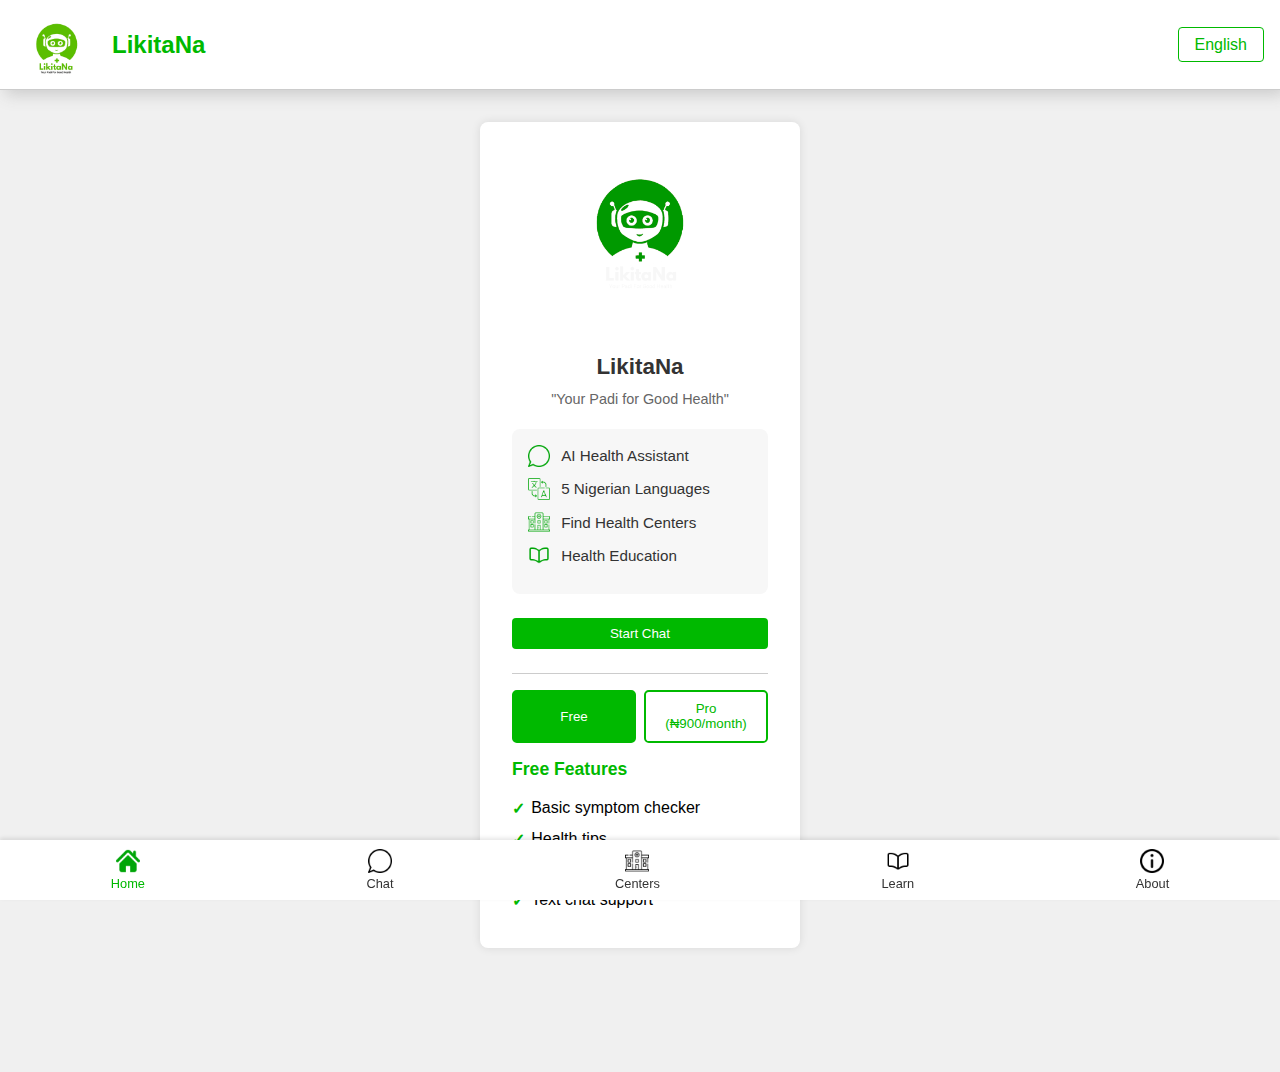
<file: Index.html>
<!DOCTYPE html>
<html lang="en">
<head>
    <meta charset="UTF-8">
    <meta name="viewport" content="width=device-width, initial-scale=1.0">
    <title>LikitaNa - Your Health Assistant</title>
    <link rel="stylesheet" href="./CSS/Styles.css">
</head>
<body>
    <header class="header">
        <img src="./images/log.png" alt="LikitaNa Logo" />
        <h1>LikitaNa</h1>
        <div class="dropdown">
            <span class="default-lang" id="currentLang">English</span>
            <ul class="dropdown-menu">
                <li><a href="#" onclick="setLanguage('en')">English</a></li>
                <li><a href="#" onclick="setLanguage('ha')">Hausa</a></li>
                <li><a href="#" onclick="setLanguage('yo')">Yoruba</a></li>
                <li><a href="#" onclick="setLanguage('ig')">Igbo</a></li>
                <li><a href="#" onclick="setLanguage('pcm')">Pidgin</a></li>
            </ul>
        </div>
    </header>

    <div class="card-container">
        <div class="card">
            <img src="./images/logo.png" alt="LikitaNa Logo" class="logo" />
            <h1 id="appTitle">LikitaNa</h1>
            <p class="slogan" id="appSlogan">"Your Padi for Good Health"</p>
            
            <div class="features">
                <div class="feature">
                    <img src="./icons/chat.png" alt="Chat Icon" />
                    <span id="feature1">AI Health Assistant</span>
                </div>
                <div class="feature">
                    <img src="./icons/translation.png" alt="Language Icon" />
                    <span id="feature2">5 Nigerian Languages</span>
                </div>
                <div class="feature">
                    <img src="./icons/hospital.png" alt="Hospital Icon" />
                    <span id="feature3">Find Health Centers</span>
                </div>
                <div class="feature">
                    <img src="./icons/learning.png" alt="Learn Icon" />
                    <span id="feature4">Health Education</span>
                </div>
            </div>
            
            <button class="start-now" onclick="startChat()" id="startBtn">Start Chat</button>
            
            <div class="subscription-info">
                <div class="plan-toggle">
                    <button class="plan-btn active" onclick="showPlan('free')">Free</button>
                    <button class="plan-btn" onclick="showPlan('pro')">Pro (₦900/month)</button>
                </div>
                
                <div id="freePlan" class="plan-details active">
                    <h3>Free Features</h3>
                    <ul>
                        <li>Basic symptom checker</li>
                        <li>Health tips</li>
                        <li>Center finder</li>
                        <li>Text chat support</li>
                    </ul>
                </div>
                
                <div id="proPlan" class="plan-details">
                    <h3>Pro Features</h3>
                    <ul>
                        <li>Live doctor consultations</li>
                        <li>24/7 hybrid AI + human support</li>
                        <li>Personal health records</li>
                        <li>Medicine reminders</li>
                        <li>Priority support</li>
                        <li>Wellness challenges</li>
                    </ul>
                    <button class="upgrade-btn" onclick="openSubscriptionModal()">Upgrade to Pro</button>
                </div>
            </div>
        </div>
    </div>

    <!-- Subscription Modal -->
    <div id="subscriptionModal" class="modal">
        <div class="modal-content">
            <span class="close" onclick="closeSubscriptionModal()">&times;</span>
            <h2>Upgrade to LikitaNa Pro</h2>
            <div class="subscription-details">
                <div class="price-display">
                    <span class="currency">₦</span>
                    <span class="amount">900</span>
                    <span class="period">/month</span>
                </div>
                
                <div class="pro-features-list">
                    <div class="feature-item">
                        <img src="./icons/healthcare.png" alt="Doctor" width="20" height="20">
                        <span>Live consultations with licensed doctors</span>
                    </div>
                    <div class="feature-item">
                        <img src="./icons/note.png" alt="Records" width="20" height="20">
                        <span>Personal health records & history</span>
                    </div>
                    <div class="feature-item">
                        <img src="./icons/medicine.png" alt="Reminders" width="20" height="20">
                        <span>Smart medicine & vaccine reminders</span>
                    </div>
                    <div class="feature-item">
                        <img src="./icons/trophy.png" alt="Challenges" width="20" height="20">
                        <span>Exclusive wellness challenges</span>
                    </div>
                    <div class="feature-item">
                        <img src="./icons/star.png" alt="Priority" width="20" height="20">
                        <span>24/7 priority support</span>
                    </div>
                </div>
                
                <div class="payment-form">
                    <div class="form-group">
                        <label for="userEmail">Email Address *</label>
                        <input type="email" id="userEmail" placeholder="Enter your email" required>
                    </div>
                    <div class="form-group">
                        <label for="userName">Full Name *</label>
                        <input type="text" id="userName" placeholder="Enter your full name" required>
                    </div>
                    <div class="form-group">
                        <label for="userPhone">Phone Number *</label>
                        <input type="tel" id="userPhone" placeholder="+234 xxx xxx xxxx" required>
                    </div>
                </div>
                <button class="pay-btn" onclick="initiatePayment()">Subscribe Now</button>
                <p class="payment-info">Secure payment via Flutterwave</p>
            </div>
        </div>
    </div>

    <nav class="bottom-nav">
        <ul>
            <li class="nav-item">
                <a href="Index.html" class="nav-link active">
                    <img src="./icons/home.png" alt="Home" />
                    <span>Home</span>
                </a>
            </li>
            <li class="nav-item">
                <a href="chat.html" class="nav-link">
                    <img src="./icons/chat.png" alt="Chat" />
                    <span>Chat</span>
                </a>
            </li>
            <li class="nav-item">
                <a href="center.html" class="nav-link">
                    <img src="./icons/hospital.png" alt="Centers" />
                    <span>Centers</span>
                </a>
            </li>
            <li class="nav-item">
                <a href="learn.html" class="nav-link">
                    <img src="./icons/learning.png" alt="Learn" />
                    <span>Learn</span>
                </a>
            </li>
            <li class="nav-item">
                <a href="about.html" class="nav-link">
                    <img src="./icons/information.png" alt="About" />
                    <span>About</span>
                </a>
            </li>
        </ul>
    </nav>

    <script src="./Script/script.js"></script>
    <script src="https://checkout.flutterwave.com/v3.js"></script>
</body>
</html>
</file>
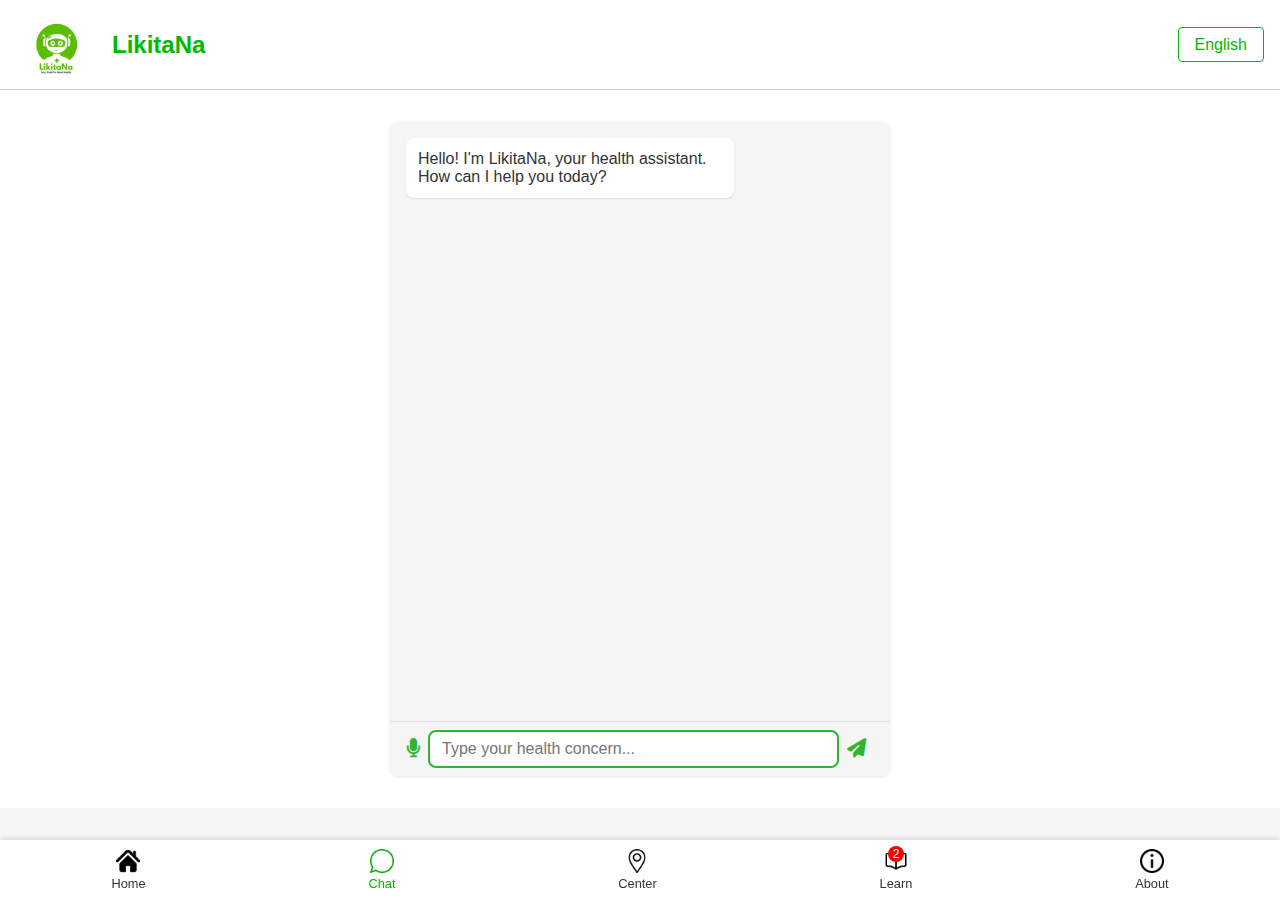
<file: chat.html>
<!DOCTYPE html>
<html lang="en">
  <head>
    <meta charset="UTF-8" />
    <meta name="viewport" content="width=device-width, initial-scale=1.0" />
    <title>LikitaNa – Chat</title>
    <!-- Font Awesome -->
    <link
      rel="stylesheet"
      href="https://cdnjs.cloudflare.com/ajax/libs/font-awesome/6.4.0/css/all.min.css"
    />
    <link rel="stylesheet" href="./CSS/Styles.css" />

    <style>
      :root {
        --primary: #2fb52e;
        --bg: #f5f5f5;
        --card-bg: #ffffff;
        --text: #333333;
        --input-border: #2fb52e;
        --shadow: rgba(0, 0, 0, 0.1);
        --radius: 8px;
        --spacing: 16px;
        --header-height: 56px;
      }
      * {
        box-sizing: border-box;
        margin: 0;
        padding: 0;
      }

      body {
        display: flex;
        flex-direction: column;
        height: 100vh; /* Full viewport height */
        font-family: Arial, sans-serif;
        background: var(--bg);
        color: var(--text);
      }

      .chat-container-wrapper {
        background: var(--card-bg);
        flex: 1;
        overflow: hidden;
        display: flex;
        justify-content: center;
        align-items: center;
        padding: var(--spacing);
      }

      .chat-container {
        background: var(--bg);
        border-radius: var(--radius);
        width: 100%;
        max-width: 500px;
        margin: var(--spacing);
        justify-content: center; /* Center horizontally */
        align-items: stretch; /* Fill vertical space */
        padding: 0;
        flex: 1;
        display: flex;
        flex-direction: column;
        overflow: hidden;
        height: calc(100% - 2 * var(--spacing));
        box-shadow: 0 1px 3px var(--shadow);
      }

      .messages {
        flex: 1;
        overflow-y: auto;
        padding: var(--spacing);
      }
      .bubble {
        max-width: 70%;
        padding: 12px;
        margin-bottom: 12px;
        border-radius: var(--radius);
        box-shadow: 0 1px 2px var(--shadow);
        word-wrap: break-word;
      }
      .bubble.user {
        background: var(--primary);
        color: #fff;
        margin-left: auto;
        border-bottom-right: 0;
      }
      .bubble.bot {
        background: var(--card-bg);
        color: var(--text);
        margin-right: auto;
        border-bottom-left: 0;
      }

      .input-area {
        display: flex;
        align-items: center;
        padding: 8px var(--spacing);
        border-top: 1px solid #ddd;
        flex-shrink: 0;
      }
      .input-area i {
        color: var(--primary);
        font-size: 1.2rem;
        margin-right: 8px;
        cursor: pointer;
      }
      .input-area input {
        flex: 1;
        border: 2px solid var(--input-border);
        border-radius: var(--radius);
        padding: 8px 12px;
        font-size: 1rem;
        outline: none;
      }
      .input-area button {
        background: transparent;
        border: none;
        color: var(--primary);
        font-size: 1.2rem;
        margin-left: 8px;
        cursor: pointer;
      }

      .badge {
        position: absolute;
        top: 6px;
        right: calc(50% - 8px);
        background: red;
        color: #fff;
        border-radius: 50%;
        width: 16px;
        height: 16px;
        display: flex;
        align-items: center;
        justify-content: center;
        font-size: 0.6rem;
      }
      @media (max-width: 768px) {
        .bubble {
          max-width: 85%;
        }
        header h1 {
          font-size: 1rem;
        }
        .input-area input {
          font-size: 0.9rem;
        }
        .input-area i,
        .input-area button {
          font-size: 1rem;
        }
      }
      @media (max-width: 480px) {
        header {
          padding: 0 8px;
        }
        .messages {
          padding: 8px;
        }
        header h1 {
          font-size: 0.9rem;
        }
        .bubble {
          padding: 10px;
          font-size: 0.9rem;
        }
        .input-area {
          padding: 4px 8px;
        }
        .input-area input {
          padding: 6px 10px;
          font-size: 0.85rem;
        }
        nav.bottom-nav a span {
          display: none;
        }
      }
    </style>
  </head>
  <body>
    <header class="header">
      <img src="./images/log.png" alt="LikitaNa Logo" />
      <h1>LikitaNa</h1>
      <div class="dropdown">
        <span class="default-lang">English</span>
        <ul class="dropdown-menu">
          <li><a href="#">Hausa</a></li>
          <li><a href="#">Yoruba</a></li>
          <li><a href="#">Igbo</a></li>
          <li><a href="#">Pidgin</a></li>
        </ul>
      </div>
    </header>

    <div class="chat-container-wrapper">
      <div class="chat-container">
        <div class="messages" id="chat">
          <div class="bubble bot">
            Hello! I'm LikitaNa, your health assistant. How can I help you
            today?
          </div>
        </div>
        <div class="input-area">
          <i class="fa fa-microphone"></i>
          <input
            type="text"
            id="messageInput"
            placeholder="Type your health concern..."
          />
          <button id="sendBtn"><i class="fa fa-paper-plane"></i></button>
        </div>
      </div>
    </div>

    <nav class="bottom-nav">
      <ul>
        <li class="nav-item">
          <a href="Index.html" class="nav-link">
            <img src="./icons/home.png" alt="Home Icon" />
            <span>Home</span>
          </a>
        </li>
        <li class="nav-item">
          <a href="chat.html" class="nav-link active">
            <img src="./icons/chat.png" alt="Chat Icon" />
            <span>Chat</span>
          </a>
        </li>
        <li class="nav-item">
          <a href="center.html" class="nav-link">
            <img src="./icons/location.png" alt="Center Icon" />
            <span>Center</span>
          </a>
        </li>
        <li class="nav-item">
          <a href="learn.html" class="nav-link">
            <img src="./icons/learning.png" alt="Learn Icon" />
            <span>Learn</span>
            <span class="badge">2</span>
          </a>
        </li>
        <li class="nav-item">
          <a href="about.html" class="nav-link">
            <img src="./icons/information.png" alt="About Icon" />
            <span>About</span>
          </a>
        </li>
      </ul>
    </nav>
<script src="./Script/chat.js"></script>
    <script>
     /* const chatEl = document.getElementById("chat");
      const input = document.getElementById("messageInput");
      const btn = document.getElementById("sendBtn");
      function addBubble(text, sender) {
        const div = document.createElement("div");
        div.className = `bubble ${sender}`;
        div.textContent = text;
        chatEl.appendChild(div);
        chatEl.scrollTop = chatEl.scrollHeight;
      }
      btn.addEventListener("click", () => {
        const msg = input.value.trim();
        if (!msg) return;
        addBubble(msg, "user");
        input.value = "";
        setTimeout(
          () =>
            addBubble(
              "I'm sorry, I'm currently experiencing technical difficulties. Please try again later or contact a healthcare professional for immediate assistance.",
              "bot"
            ),
          500
        );
      });
      input.addEventListener("keypress", (e) => {
        if (e.key === "Enter") btn.click();
      });
      // ... (keep existing JavaScript with improved scroll behavior)
      function addBubble(text, sender) {
        const div = document.createElement("div");
        div.className = `bubble ${sender}`;
        div.textContent = text;
        chatEl.appendChild(div);

        // Only scroll if user is near bottom
        const isNearBottom =
          chatEl.scrollHeight - chatEl.clientHeight <= chatEl.scrollTop + 100;
        if (isNearBottom) {
          chatEl.scrollTop = chatEl.scrollHeight;
        }
      }*/
    </script>
    <script>
      /*
  const chatEl = document.getElementById("chat");
  const input = document.getElementById("messageInput");
  const btn = document.getElementById("sendBtn");

  // 🔑 Your OpenAI API Key here
  const openaiApiKey = "YOUR_OPENAI_API_KEY";

  function addBubble(text, sender) {
    const div = document.createElement("div");
    div.className = `bubble ${sender}`;
    div.textContent = text;
    chatEl.appendChild(div);

    // Auto-scroll if near bottom
    const isNearBottom =
      chatEl.scrollHeight - chatEl.clientHeight <= chatEl.scrollTop + 100;
    if (isNearBottom) {
      chatEl.scrollTop = chatEl.scrollHeight;
    }
  }

  async function fetchOpenAIResponse(message) {
    addBubble("Typing...", "bot");

    try {
      const response = await fetch("https://api.openai.com/v1/chat/completions", {
        method: "POST",
        headers: {
          "Content-Type": "application/json",
          Authorization: `Bearer ${openaiApiKey}`,
        },
        body: JSON.stringify({
          model: "gpt-3.5-turbo",
          messages: [
            { role: "system", content: "You are LikitaNa, a health assistant chatbot designed to give friendly and helpful health information." },
            { role: "user", content: message },
          ],
        }),
      });

      const data = await response.json();
      const reply = data.choices[0].message.content.trim();

      // Remove "Typing..." bubble before showing real response
      const typingBubble = document.querySelector(".bubble.bot:last-child");
      if (typingBubble && typingBubble.textContent === "Typing...") {
        typingBubble.remove();
      }

      addBubble(reply, "bot");
    } catch (error) {
      console.error("Error fetching OpenAI response:", error);
      // Remove "Typing..." bubble if error occurs
      const typingBubble = document.querySelector(".bubble.bot:last-child");
      if (typingBubble && typingBubble.textContent === "Typing...") {
        typingBubble.remove();
      }

      addBubble(
        "I'm sorry, I'm unable to respond at the moment. Please try again later.",
        "bot"
      );
    }
  }

  btn.addEventListener("click", () => {
    const msg = input.value.trim();
    if (!msg) return;
    addBubble(msg, "user");
    input.value = "";
    fetchOpenAIResponse(msg);
  });

  input.addEventListener("keypress", (e) => {
    if (e.key === "Enter") btn.click();
  });*/
</script>

    <script src="./Script/script.js"></script>
    
  </body>
</html>
</file>
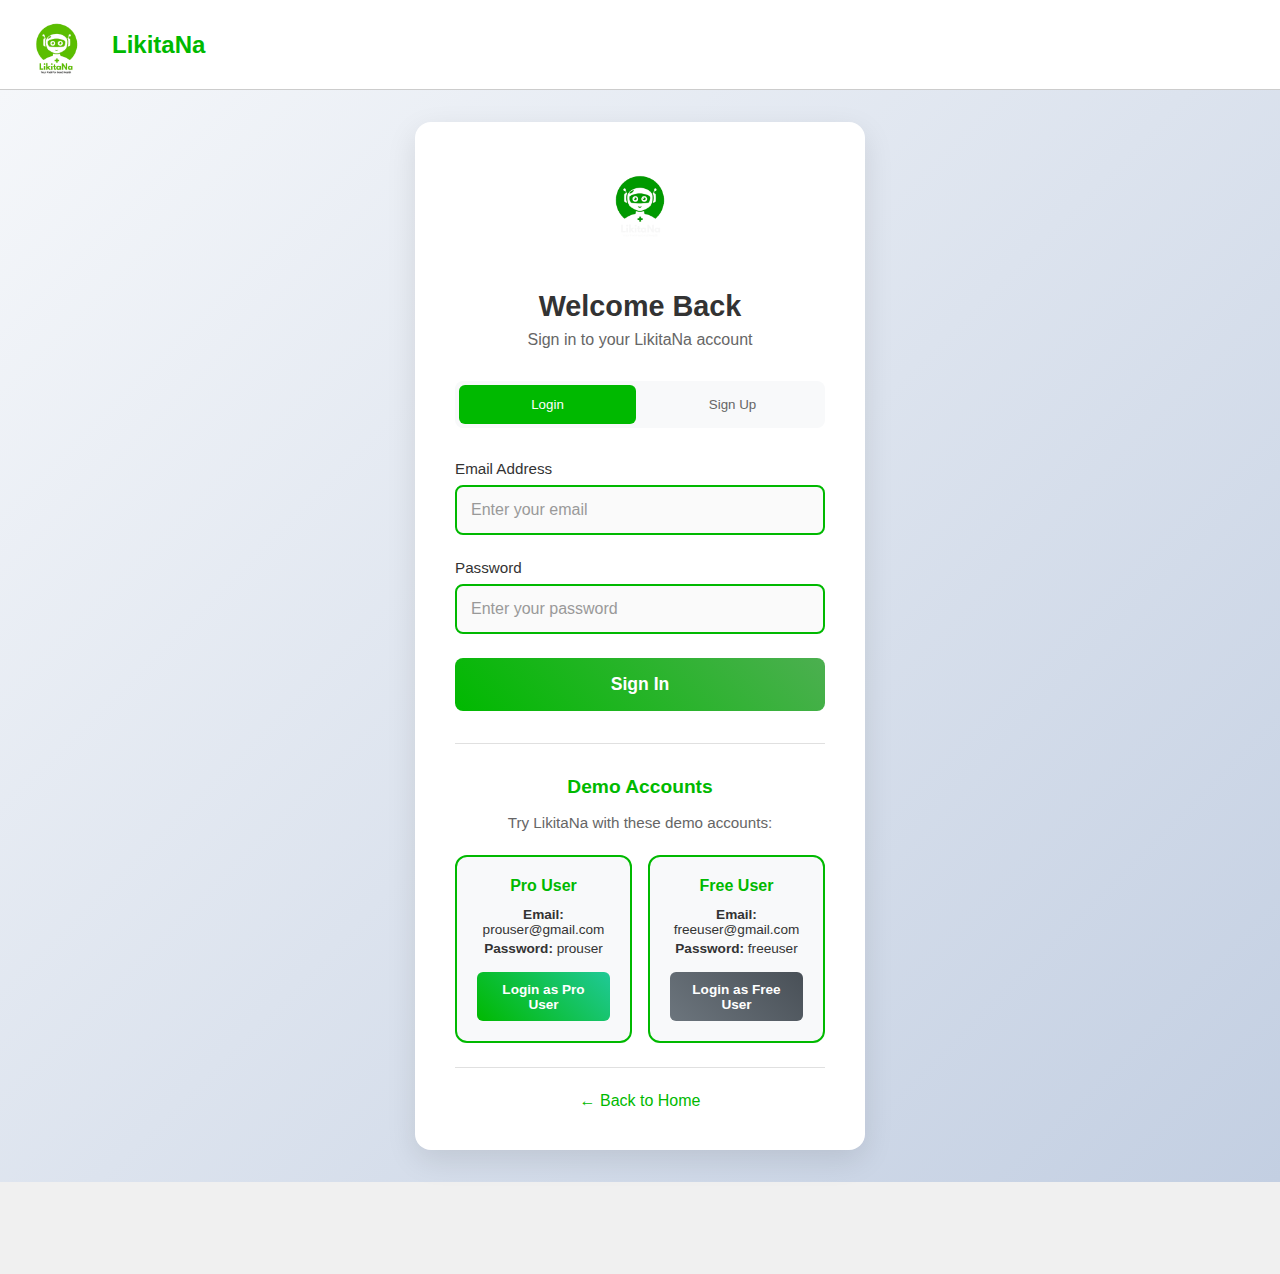
<file: dashboard-free.html>
<!DOCTYPE html>
<html lang="en">
<head>
    <meta charset="UTF-8">
    <meta name="viewport" content="width=device-width, initial-scale=1.0">
    <title>LikitaNa - Dashboard</title>
    <link rel="stylesheet" href="./CSS/Styles.css">
</head>
<body>
    <header class="header">
        <img src="./images/log.png" alt="LikitaNa Logo" />
        <h1>LikitaNa</h1>
        <div class="user-info">
            <span id="userName">Mary Doe</span>
            <button onclick="logout()" class="logout-btn">Logout</button>
        </div>
    </header>

    <div class="dashboard-container">
        <div class="welcome-card">
            <h2>Welcome, <span id="userDisplayName">Mary</span>! 👋</h2>
            <p>Enjoy your free LikitaNa features. Upgrade to Pro for live doctor consultations!</p>
            <button class="upgrade-btn" onclick="upgradeToPro()">Upgrade to Pro - ₦900/month</button>
        </div>

        <div class="features-grid">
            <div class="feature-card">
                <img src="./icons/chat.png" alt="Chat" />
                <h3>AI Health Assistant</h3>
                <p>Get instant health advice</p>
                <button class="feature-btn" onclick="goToChat()">Start Chat</button>
            </div>

            <div class="feature-card">
                <img src="./icons/hospital.png" alt="Centers" />
                <h3>Find Health Centers</h3>
                <p>Locate nearby healthcare facilities</p>
                <button class="feature-btn" onclick="goToCenters()">Find Centers</button>
            </div>

            <div class="feature-card">
                <img src="./icons/learning.png" alt="Learn" />
                <h3>Health Education</h3>
                <p>Learn and earn rewards</p>
                <button class="feature-btn" onclick="goToLearn()">Start Learning</button>
            </div>

            <div class="feature-card locked">
                <img src="./icons/healthcare.png" alt="Doctor" />
                <h3>Live Doctor Consultation 🔒</h3>
                <p>Upgrade to Pro for live consultations</p>
                <button class="feature-btn locked" onclick="showProPrompt()">Pro Feature</button>
            </div>

            <div class="feature-card locked">
                <img src="./icons/note.png" alt="Records" />
                <h3>Health Records 🔒</h3>
                <p>Upgrade to Pro for personal records</p>
                <button class="feature-btn locked" onclick="showProPrompt()">Pro Feature</button>
            </div>

            <div class="feature-card locked">
                <img src="./icons/medicine.png" alt="Reminders" />
                <h3>Medicine Reminders 🔒</h3>
                <p>Upgrade to Pro for smart reminders</p>
                <button class="feature-btn locked" onclick="showProPrompt()">Pro Feature</button>
            </div>
        </div>

        <div class="free-stats">
            <div class="stat-card">
                <h4>Chat Sessions</h4>
                <span class="stat-number">8</span>
            </div>
            <div class="stat-card">
                <h4>Health Tips Read</h4>
                <span class="stat-number">15</span>
            </div>
            <div class="stat-card">
                <h4>Days Active</h4>
                <span class="stat-number">5</span>
            </div>
        </div>
    </div>

    <nav class="bottom-nav">
        <ul>
            <li class="nav-item">
                <a href="dashboard-free.html" class="nav-link active">
                    <img src="./icons/home.png" alt="Home" />
                    <span>Home</span>
                </a>
            </li>
            <li class="nav-item">
                <a href="chat.html" class="nav-link">
                    <img src="./icons/chat.png" alt="Chat" />
                    <span>Chat</span>
                </a>
            </li>
            <li class="nav-item">
                <a href="center.html" class="nav-link">
                    <img src="./icons/hospital.png" alt="Centers" />
                    <span>Centers</span>
                </a>
            </li>
            <li class="nav-item">
                <a href="learn.html" class="nav-link">
                    <img src="./icons/learning.png" alt="Learn" />
                    <span>Learn</span>
                </a>
            </li>
            <li class="nav-item">
                <a href="profile.html" class="nav-link">
                    <img src="./icons/information.png" alt="Profile" />
                    <span>Profile</span>
                </a>
            </li>
        </ul>
    </nav>

    <script src="./Script/dashboard.js"></script>
    <script src="https://checkout.flutterwave.com/v3.js"></script>
</body>
</html>
</file>
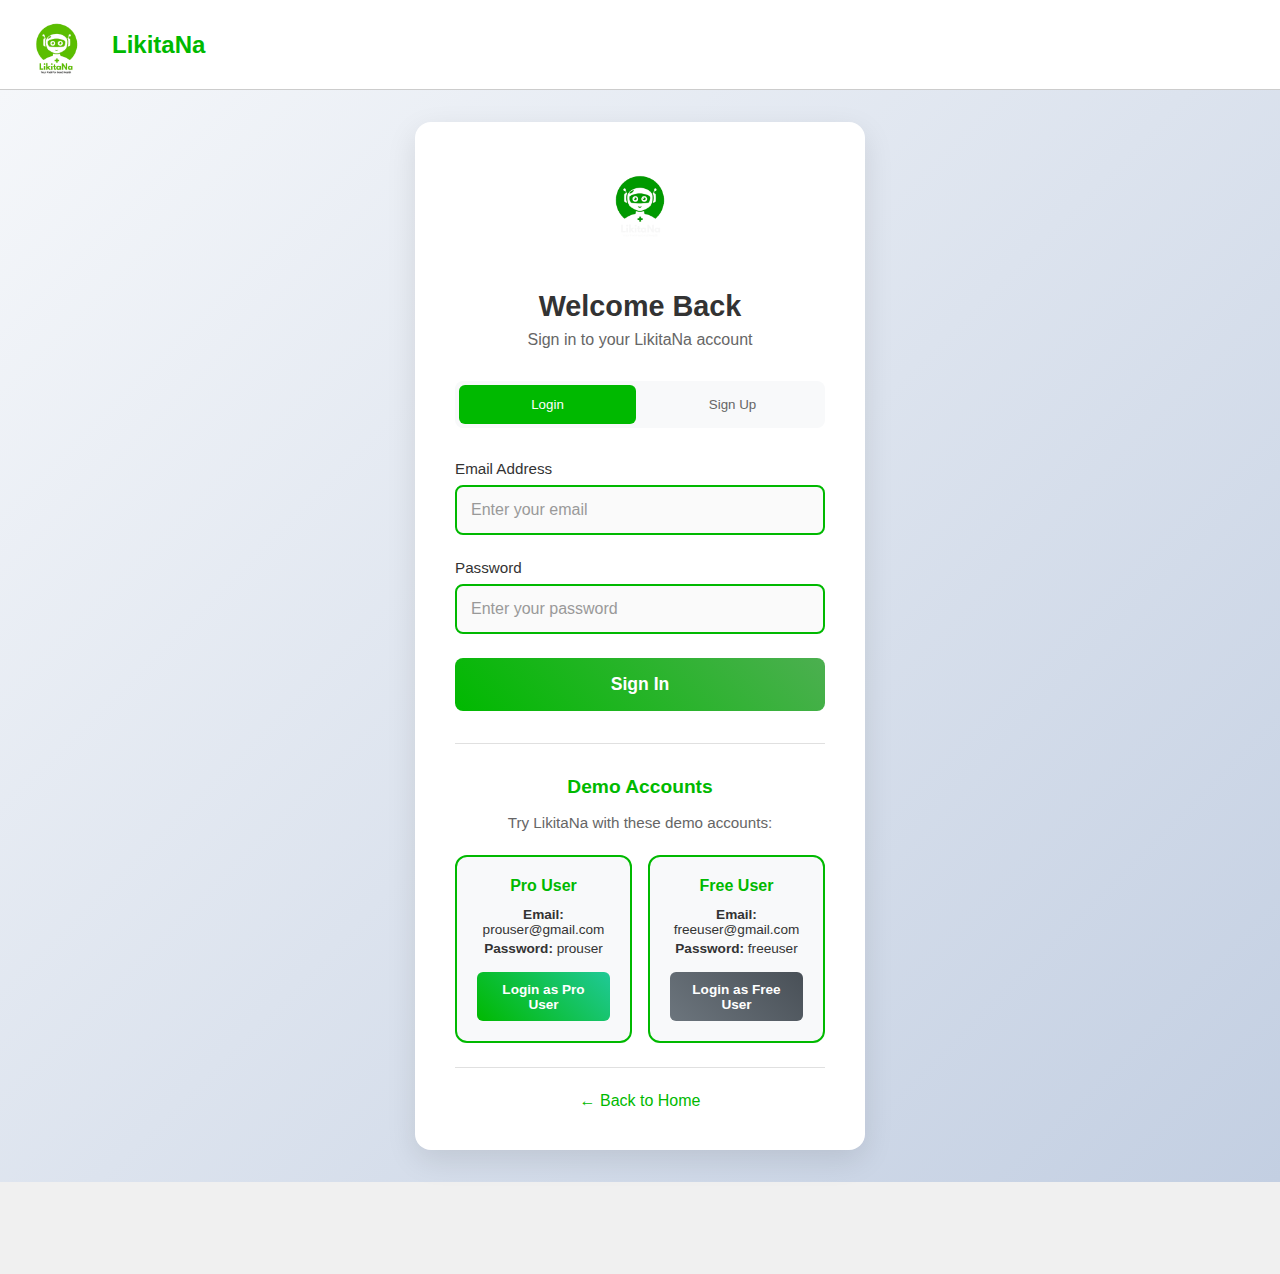
<file: dashboard-pro.html>
<!DOCTYPE html>
<html lang="en">
<head>
    <meta charset="UTF-8">
    <meta name="viewport" content="width=device-width, initial-scale=1.0">
    <title>LikitaNa Pro - Dashboard</title>
    <link rel="stylesheet" href="./CSS/Styles.css">
</head>
<body>
    <header class="header">
        <img src="./images/log.png" alt="LikitaNa Logo" />
        <h1>LikitaNa <span class="pro-badge">PRO</span></h1>
        <div class="user-info">
            <span id="userName">Joe Doe</span>
            <button onclick="logout()" class="logout-btn">Logout</button>
        </div>
    </header>

    <div class="dashboard-container">
        <div class="welcome-card">
            <h2>Welcome back, <span id="userDisplayName">Joe</span>! 🎉</h2>
            <p>You have access to all Pro features including live doctor consultations!</p>
        </div>

        <div class="features-grid">
            <div class="feature-card pro-feature">
                <img src="./icons/healthcare.png" alt="Doctor" />
                <h3>Live Doctor Consultation</h3>
                <p>Connect with licensed doctors 24/7</p>
                <button class="feature-btn" onclick="startConsultation()">Start Consultation</button>
            </div>

            <div class="feature-card">
                <img src="./icons/chat.png" alt="Chat" />
                <h3>AI Health Assistant</h3>
                <p>Get instant health advice</p>
                <button class="feature-btn" onclick="goToChat()">Start Chat</button>
            </div>

            <div class="feature-card">
                <img src="./icons/hospital.png" alt="Centers" />
                <h3>Find Health Centers</h3>
                <p>Locate nearby healthcare facilities</p>
                <button class="feature-btn" onclick="goToCenters()">Find Centers</button>
            </div>

            <div class="feature-card pro-feature">
                <img src="./icons/note.png" alt="Records" />
                <h3>Health Records</h3>
                <p>Your personal health history</p>
                <button class="feature-btn" onclick="viewRecords()">View Records</button>
            </div>

            <div class="feature-card pro-feature">
                <img src="./icons/medicine.png" alt="Reminders" />
                <h3>Medicine Reminders</h3>
                <p>Never miss your medications</p>
                <button class="feature-btn" onclick="setReminders()">Set Reminders</button>
            </div>

            <div class="feature-card">
                <img src="./icons/learning.png" alt="Learn" />
                <h3>Health Education</h3>
                <p>Learn and earn rewards</p>
                <button class="feature-btn" onclick="goToLearn()">Start Learning</button>
            </div>
        </div>

        <div class="pro-stats">
            <div class="stat-card">
                <h4>Consultations This Month</h4>
                <span class="stat-number">3</span>
            </div>
            <div class="stat-card">
                <h4>Health Score</h4>
                <span class="stat-number">85%</span>
            </div>
            <div class="stat-card">
                <h4>Streak Days</h4>
                <span class="stat-number">12</span>
            </div>
        </div>
    </div>

    <nav class="bottom-nav">
        <ul>
            <li class="nav-item">
                <a href="dashboard-pro.html" class="nav-link active">
                    <img src="./icons/home.png" alt="Home" />
                    <span>Home</span>
                </a>
            </li>
            <li class="nav-item">
                <a href="chat.html" class="nav-link">
                    <img src="./icons/chat.png" alt="Chat" />
                    <span>Chat</span>
                </a>
            </li>
            <li class="nav-item">
                <a href="center.html" class="nav-link">
                    <img src="./icons/hospital.png" alt="Centers" />
                    <span>Centers</span>
                </a>
            </li>
            <li class="nav-item">
                <a href="learn.html" class="nav-link">
                    <img src="./icons/learning.png" alt="Learn" />
                    <span>Learn</span>
                </a>
            </li>
            <li class="nav-item">
                <a href="profile.html" class="nav-link">
                    <img src="./icons/information.png" alt="Profile" />
                    <span>Profile</span>
                </a>
            </li>
        </ul>
    </nav>

    <script src="./Script/dashboard.js"></script>
</body>
</html>
</file>
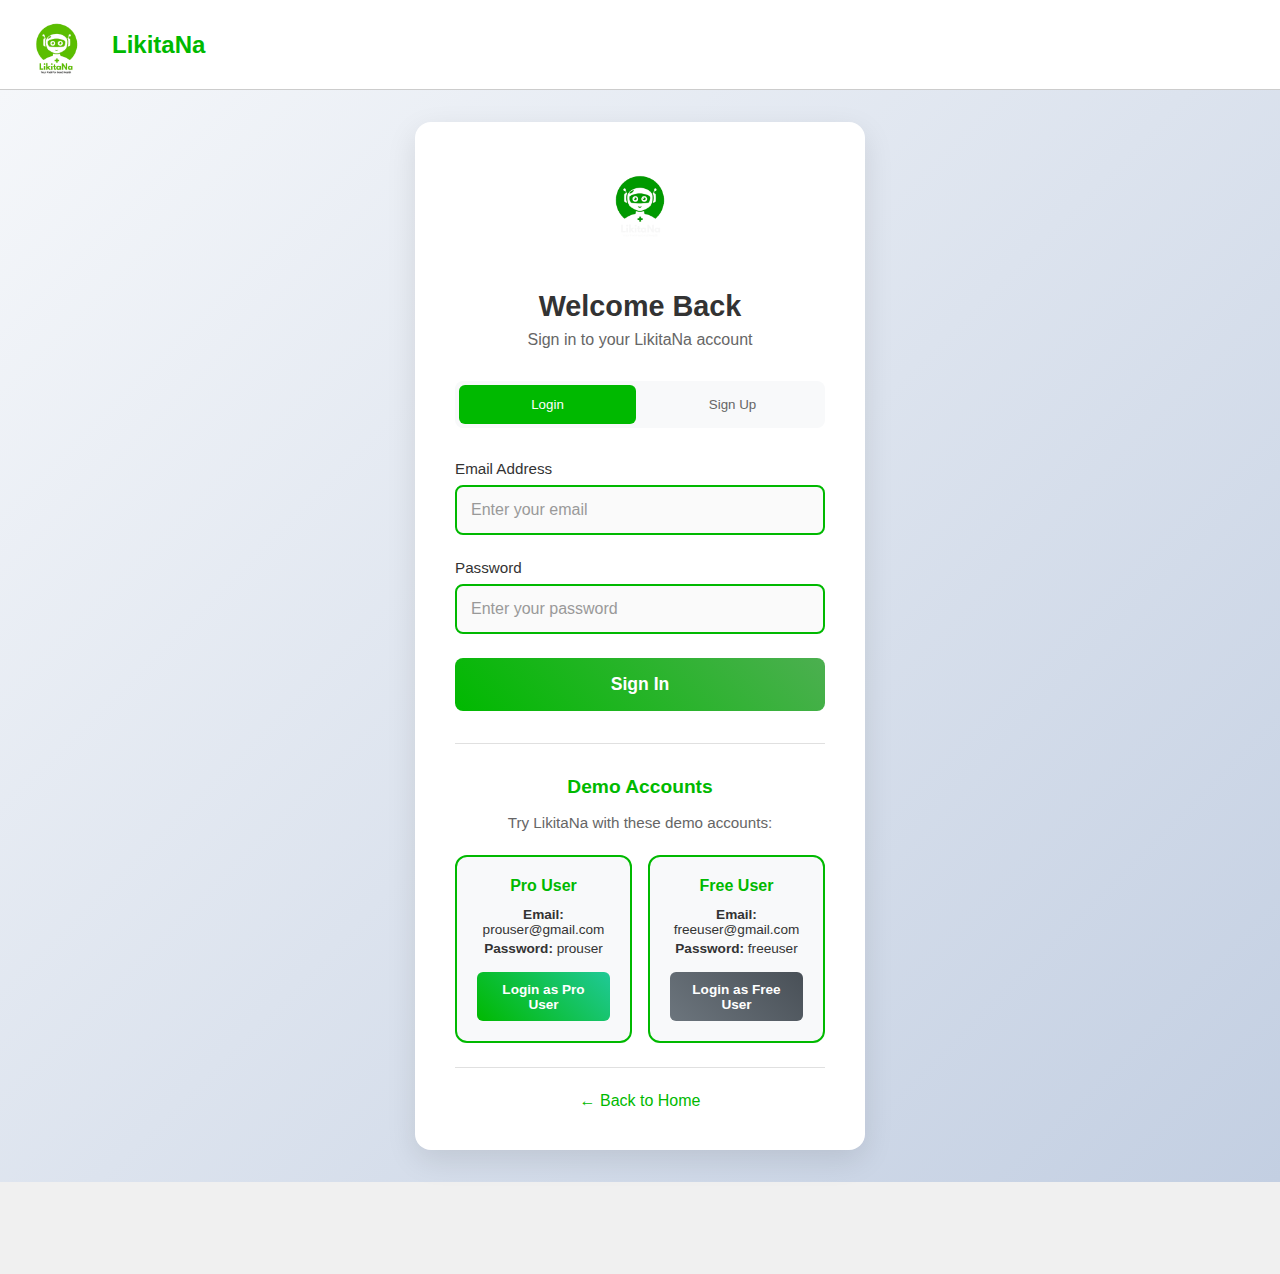
<file: login.html>
<!DOCTYPE html>
<html lang="en">
<head>
    <meta charset="UTF-8">
    <meta name="viewport" content="width=device-width, initial-scale=1.0">
    <title>LikitaNa - Login</title>
    <link rel="stylesheet" href="./CSS/Styles.css">
    <link rel="stylesheet" href="./CSS/login.css">
</head>
<body>
    <header class="header">
        <img src="./images/log.png" alt="LikitaNa Logo" />
        <h1>LikitaNa</h1>
    </header>

    <div class="auth-container">
        <div class="auth-card">
            <img src="./images/logo.png" alt="LikitaNa Logo" class="auth-logo" />
            <h2 id="authTitle">Welcome Back</h2>
            <p id="authSubtitle">Sign in to your LikitaNa account</p>
            
            <div class="auth-toggle">
                <button class="auth-btn active" onclick="showLogin()">Login</button>
                <button class="auth-btn" onclick="showSignup()">Sign Up</button>
            </div>

            <!-- Login Form -->
            <form id="loginForm" class="auth-form">
                <div class="form-group">
                    <label for="loginEmail">Email Address</label>
                    <input type="email" id="loginEmail" placeholder="Enter your email" required>
                </div>
                <div class="form-group">
                    <label for="loginPassword">Password</label>
                    <input type="password" id="loginPassword" placeholder="Enter your password" required>
                </div>
                <button type="submit" class="submit-btn">Sign In</button>
            </form>

            <!-- Signup Form -->
            <form id="signupForm" class="auth-form" style="display: none;">
                <div class="form-group">
                    <label for="signupName">Full Name</label>
                    <input type="text" id="signupName" placeholder="Enter your full name" required>
                </div>
                <div class="form-group">
                    <label for="signupEmail">Email Address</label>
                    <input type="email" id="signupEmail" placeholder="Enter your email" required>
                </div>
                <div class="form-group">
                    <label for="signupPassword">Password</label>
                    <input type="password" id="signupPassword" placeholder="Create a password" required>
                </div>
                <div class="form-group">
                    <label for="confirmPassword">Confirm Password</label>
                    <input type="password" id="confirmPassword" placeholder="Confirm your password" required>
                </div>
                <button type="submit" class="submit-btn">Create Account</button>
            </form>

            <!-- Demo Accounts Section -->
            <div class="demo-section">
                <h3>Demo Accounts</h3>
                <p>Try LikitaNa with these demo accounts:</p>
                
                <div class="demo-accounts">
                    <div class="demo-account">
                        <h4>Pro User</h4>
                        <p><strong>Email:</strong> prouser@gmail.com</p>
                        <p><strong>Password:</strong> prouser</p>
                        <button onclick="loginDemo('prouser@gmail.com', 'prouser')" class="demo-btn pro-demo">
                            Login as Pro User
                        </button>
                    </div>
                    
                    <div class="demo-account">
                        <h4>Free User</h4>
                        <p><strong>Email:</strong> freeuser@gmail.com</p>
                        <p><strong>Password:</strong> freeuser</p>
                        <button onclick="loginDemo('freeuser@gmail.com', 'freeuser')" class="demo-btn free-demo">
                            Login as Free User
                        </button>
                    </div>
                </div>
            </div>

            <div class="auth-footer">
                <a href="Index.html" class="back-link">← Back to Home</a>
            </div>
        </div>
    </div>

    <script src="./Script/auth.js"></script>
</body>
</html>
</file>
<file: CSS/Styles.css>
:root {
  --primary-color: #00b900;
  --text-color: #333;
  --light-color: #ffffff;
  --gray-color: #ccc;
  --feature-bg: #f7f7f7;
  --slogan-color: #666;
  --bg-light: #fff;
  --text-dark: #333;
  --text-muted: #666;
  --primary-green: #00b900;
  --card-radius: 10px;
  --card-shadow: 0 4px 8px rgba(0,0,0,0.05);
  --gap: 1rem;
}

/* RESET & GLOBAL */
* {
  box-sizing: border-box;
  margin: 0;
  padding: 0;
}
body {
  margin: 0;
  font-family: Arial, sans-serif;
  background-color: #f0f0f0;
  padding-bottom: calc(var(--gap)*2 + 60px); /* space for fixed nav */
}

/* HEADER */
.header {
  display: flex;
  align-items: center;
  padding: 1em;
  height: 10vh;
  background-color: var(--light-color);
  border-bottom: 1px solid var(--gray-color);
  box-shadow: 5px 5px 15px var(--gray-color);
}
.header img {
  width: 80px;
  height: 80px;
  margin-right: 1em;
}
.header h1 {
  font-size: 1.5em;
  margin-right: auto;
  color: var(--primary-color);
}

/* DROPDOWN */
.dropdown { position: relative; }
.default-lang {
  cursor: pointer;
  padding: 0.5em 1em;
  border: 1px solid var(--primary-color);
  border-radius: 0.25em;
  color: var(--primary-color);
}
.dropdown-menu {
  display: none;
  position: absolute;
  top: 100%; right: 0;
  background: var(--light-color);
  border: 1px solid var(--primary-color);
  padding: 0.5em 0;
  border-radius: 0.5em;
  z-index: 10;
}
.dropdown-menu li { list-style: none; }
.dropdown-menu a {
  display: block;
  padding: 0.5em 1em;
  color: var(--primary-color);
  text-decoration: none;
}
.dropdown-menu a:hover {
  background: var(--primary-color);
  color: var(--light-color);
}

/* WELCOME CARD */
.card-container {
  display: flex;
  justify-content: center;
  align-items: center;
  padding: 2em;
}
.card {
  background: var(--light-color);
  padding: 2em;
  border-radius: 0.5em;
  box-shadow: 0 0 10px rgba(0,0,0,0.1);
  width: 320px;
  text-align: center;
}
.logo { width: 180px; height: 180px; margin-bottom: 1em; }
.card h1 { font-size: 1.4em; color: var(--text-color); margin-bottom: .5em; }
.slogan { font-size: .9em; color: var(--slogan-color); margin-bottom: 1.5em; }
.features {
  background: var(--feature-bg);
  padding: 1em;
  border-radius: .5em;
  margin-bottom: 1.5em;
}
.feature {
  display: flex;
  align-items: center;
  margin-bottom: .7em;
}
.feature img {
  width: 22px; height: 22px;
  margin-right: .7em;
  filter: invert(40%) sepia(95%) saturate(1200%) hue-rotate(90deg) brightness(90%) contrast(100%);
}
.feature span { font-size: .95em; color: var(--text-color); }
.start-now {
  background: var(--primary-color);
  color: var(--light-color);
  padding: .6em 1em;
  border: none;
  border-radius: .3em;
  cursor: pointer;
  width: 100%;
}
.start-now:hover { opacity: .9; }

/* SUBSCRIPTION STYLES */
.subscription-info {
  margin-top: 1.5rem;
  padding-top: 1rem;
  border-top: 1px solid var(--gray-color);
}

.plan-toggle {
  display: flex;
  gap: 0.5rem;
  margin-bottom: 1rem;
}

.plan-btn {
  flex: 1;
  padding: 0.6rem 1rem;
  border: 2px solid var(--primary-color);
  background: transparent;
  color: var(--primary-color);
  border-radius: 0.3rem;
  cursor: pointer;
  transition: all 0.2s;
}

.plan-btn.active {
  background: var(--primary-color);
  color: white;
}

.plan-details {
  display: none;
  text-align: left;
}

.plan-details.active {
  display: block;
}

.plan-details h3 {
  color: var(--primary-color);
  margin-bottom: 0.8rem;
  font-size: 1.1rem;
}

.plan-details ul {
  list-style: none;
  padding: 0;
  margin: 0;
}

.plan-details li {
  padding: 0.4rem 0;
  position: relative;
  padding-left: 1.2rem;
}

.plan-details li:before {
  content: "✓";
  color: var(--primary-color);
  font-weight: bold;
  position: absolute;
  left: 0;
}

.upgrade-btn {
  background: linear-gradient(45deg, var(--primary-color), #4CAF50);
  color: white;
  border: none;
  padding: 0.8rem 1.5rem;
  border-radius: 0.5rem;
  cursor: pointer;
  font-weight: bold;
  margin-top: 1rem;
  width: 100%;
  transition: transform 0.2s;
}

.upgrade-btn:hover {
  transform: translateY(-1px);
}

.pro-badge {
  background: linear-gradient(45deg, #FFD700, #FFA500);
  color: #333;
  padding: 0.2rem 0.5rem;
  border-radius: 0.3rem;
  font-size: 0.7rem;
  font-weight: bold;
  margin-left: 0.5rem;
}

/* MODAL STYLES */
.modal {
  display: none;
  position: fixed;
  z-index: 1000;
  left: 0;
  top: 0;
  width: 100%;
  height: 100%;
  background-color: rgba(0,0,0,0.5);
}

.modal-content {
  background-color: white;
  margin: 5% auto;
  padding: 2rem;
  border-radius: 1rem;
  width: 90%;
  max-width: 500px;
  position: relative;
  animation: modalSlideIn 0.3s ease;
}

@keyframes modalSlideIn {
  from { opacity: 0; transform: translateY(-50px); }
  to { opacity: 1; transform: translateY(0); }
}

.close {
  color: #aaa;
  float: right;
  font-size: 28px;
  font-weight: bold;
  cursor: pointer;
  position: absolute;
  right: 1rem;
  top: 1rem;
}

.close:hover {
  color: #000;
}

.subscription-details h2 {
  color: var(--primary-color);
  text-align: center;
  margin-bottom: 1.5rem;
}

.price-display {
  text-align: center;
  margin-bottom: 2rem;
  font-size: 2rem;
  color: var(--primary-color);
}

.currency {
  font-size: 1.5rem;
  vertical-align: top;
}

.amount {
  font-weight: bold;
}

.period {
  font-size: 1rem;
  color: var(--text-muted);
}

.pro-features-list {
  margin-bottom: 2rem;
}

.pro-features-list .feature-item {
  display: flex;
  align-items: center;
  gap: 1rem;
  padding: 0.8rem 0;
  border-bottom: 1px solid #f0f0f0;
}

.pro-features-list .feature-item:last-child {
  border-bottom: none;
}

.pay-btn {
  background: linear-gradient(45deg, #28a745, #20c997);
  color: white;
  border: none;
  padding: 1rem 2rem;
  border-radius: 0.5rem;
  cursor: pointer;
  font-size: 1.1rem;
  font-weight: bold;
  width: 100%;
  transition: transform 0.2s;
}

.pay-btn:hover {
  transform: translateY(-1px);
}

.payment-info {
  text-align: center;
  color: var(--text-muted);
  font-size: 0.9rem;
  margin-top: 1rem;
}

/* ABOUT SECTION */
.about-section {
  display: flex;
  justify-content: center;
  padding: var(--gap);
}
.about-card {
  background: var(--bg-light);
  border-radius: var(--card-radius);
  box-shadow: var(--card-shadow);
  width: 90%;
  max-width: 500px;
  padding: calc(var(--gap)*1.5);
  line-height: 1.6;
  color: var(--text-dark);
  text-align: left;
  margin: 0 auto;
}
.about-card h2 { margin-bottom: .5rem; font-size: 1.4rem; }
.about-card p + p { margin-top: .75rem; color: var(--text-muted); }

/* HEALTH TIPS */
.health-tips-section {
  padding: var(--gap) 0 calc(var(--gap)*2);
  padding-bottom: calc(var(--gap)*2 + 60px);
  text-align: center;
}
.health-tips-section h2 {
  font-size: 1.4rem;
  margin-bottom: var(--gap);
  color: var(--text-dark);
}
.health-tips-container {
  display: flex;
  gap: var(--gap);
  justify-content: center;
  flex-wrap: wrap;
}
.tip-card {
  position: relative;
  width: 280px;
  background: var(--bg-light);
  border-radius: var(--card-radius);
  box-shadow: var(--card-shadow);
  overflow: hidden;
  text-align: left;
}
.front { padding: var(--gap); }
.tip-icon {
  width: 100%; height: 120px;
  display: flex; align-items: center; justify-content: center;
}
.tip-icon img { width: 60px; height: 60px; }
.tip-card h3 {
  margin: .5rem 0 .25rem;
  color: var(--text-dark);
  font-size: 1rem;
}
.tip-card p {
  color: var(--text-muted);
  font-size: .9rem;
  margin-bottom: .75rem;
}
.read-more {
  color: var(--primary-green);
  text-decoration: none;
  font-weight: 500;
  font-size: .9rem;
}
.detail {
  display: none;
  position: absolute; top: 0; left:0;
  width: 100%; height:100%;
  background: var(--bg-light);
  padding: var(--gap);
  box-shadow: var(--card-shadow);
  overflow-y: auto;
}
.detail p { color: var(--text-dark); line-height: 1.5; }
.close-detail {
  position: absolute; top: .5rem; right:1rem;
  font-size: 1.3rem; color: var(--primary-green); cursor:pointer;
}

/* YOUR HEALTH JOURNEY */

/* YOUR HEALTH JOURNEY */
/* YOUR HEALTH JOURNEY */
.journey-section {
  padding: var(--gap);
  display: flex;
  justify-content: center;
  padding-bottom: calc(var(--gap)*2 + 60px);
}

.journey-card {
  background: var(--bg-light);
  border-radius: var(--card-radius);
  box-shadow: var(--card-shadow);
  padding: var(--gap);
  width: 100%;
  max-width: 400px;
}
.journey-header{
    display: flex;
    justify-content: space-between;
    align-items: center;

}

.journey-body{
    display: flex;
    justify-content: space-between;
    align-items: center;

}
.grey-container{
    background-color: rgb(247, 247, 247);
    padding: 10px;
    border-radius: 10px;
    margin: .2rem;
}

/* Trophy icon specific styles */
.journey-header .journey-icon {
  width: 40px;
  height: 40px;
  background: var(--primary-green);
  border-radius: 50%;
  display: flex;
  align-items: center;
  justify-content: center;
}
.journey-header .journey-icon2 {
  width: 30px;
  height: 30px;
  border-radius: 50%;
  display: flex;
  align-items: center;
 filter: invert(77%) sepia(51%) saturate(1865%) hue-rotate(359deg) brightness(97%) contrast(95%);
  justify-content: center;
}
.journey-header .journey-icon img {
  width: 60%;
  margin-left: 0;
  height: 60%;
  filter: brightness(0) invert(1);
}
.hint-icon{
      width: 30px;
  height: 30px;
  background: var(--primary-green);
  border-radius: 50%;
   filter: brightness(1) invert(0);
   padding: 2px;

}
/* Badges grid */
.badges-list {
  display: grid;
  grid-template-columns: repeat(4, 1fr);
  gap: 0.5rem;
  justify-content: center;
  padding: 1rem 0;
}

.badge {
  text-align: center;
  display: flex;
  flex-direction: column;
  align-items: center;
}

.badge .icon-wrapper {
  width: 50px;
  height: 50px;
  border-radius: 50%;
  display: flex;
  align-items: center;
  justify-content: center;
  background: #eee;
  transition: background 0.2s;
}

/* Keep original feature icon styles */
.feature img {
  filter: invert(40%) sepia(95%) saturate(1200%) hue-rotate(90deg) brightness(90%) contrast(100%);
}

/* Rest of your existing styles remain unchanged */
.journey-section {
  padding: var(--gap);
  display: flex;
  justify-content: center;
  padding-bottom: calc(var(--gap)*2 + 60px);
}

.journey-card {
  background: var(--bg-light);
  border-radius: var(--card-radius);
  box-shadow: var(--card-shadow);
  padding: var(--gap);
  width: 100%;
  max-width: 400px;
}
.grey-container .journey-body .journey-info p, h3{
    font-size: .8rem;
}
.grey-container .journey-body .journey-info h3{
    font-size: .9rem;
}

.badges-list {
  display: grid;
  grid-template-columns: repeat(4, 1fr);
  gap: 0.5rem;
  justify-content: center;
  padding: 1rem 0;
}

.badge {
  text-align: center;
  display: flex;
  flex-direction: column;
  align-items: center;
}

.icon-wrapper {
  width: 50px;
  height: 50px;
  border-radius: 50%;
  display: flex;
  align-items: center;
  justify-content: center;
  background: #eee;
  transition: background 0.2s;
}

.badge.completed .icon-wrapper {
  background: var(--primary-green);
}

.badge small {
  display: block;
  margin-top: 0.25rem;
  font-size: 0.7rem;
  color: var(--text-muted);
  line-height: 1.2;
}

/* Keep existing progress circle styles */
.progress-circle {
  width: 60px;
  height: 60px;
}

.progress-circle svg {
  transform: rotate(-90deg);
  width: 100%;
  height: 100%;
}

.circle-bg {
  fill: none;
  stroke: #eee;
  stroke-width: 3.8;
}

.circle {
  fill: none;
  stroke: var(--primary-green);
  stroke-width: 3.8;
  stroke-dasharray: 0 100;
  transition: stroke-dasharray 0.6s ease;
}

.circle-text {
  fill: var(--text-dark);
  font-size: 0.4em;
  text-anchor: middle;
}

/* Responsive adjustments */
@media (max-width: 480px) {
  .badges-list {
    grid-template-columns: repeat(3, 1fr);
  }
  
  .journey-card {
    width: 90%;
  }
}

@media (max-width: 360px) {
  .badges-list {
    grid-template-columns: repeat(2, 1fr);
  }
}

/* ACHIEVEMENTS MODAL */
.modal {
  display: none;
  position: fixed; top:0; left:0;
  width:100%; height:100%;
  background: rgba(0,0,0,0.4);
  justify-content: center;
  align-items: center;
  z-index: 200;
}
.modal-content {
  background: var(--bg-light);
  border-radius: var(--card-radius);
  box-shadow: var(--card-shadow);
  padding: var(--gap);
  width: 90%; max-width: 360px;
  text-align: center;
}
.modal-content h2 {
  margin-top: 0;
  color: var(--text-dark);
}
.all-badges {
  display: grid;
  grid-template-columns: repeat(4, 1fr); /* 4-column grid */
  gap: 0.5rem;
  justify-items: center;
  margin: 1rem 0;
}
.badge {
 
  font-family: 'Poppins', sans-serif;
  width: 100%; /* Take full grid cell width */
}

.icon-wrapper {
    width: 50px; 
  height: 50px;
  margin: 0 auto;
   
  border-radius: 50%;
  display: flex;
  align-items: center;
  justify-content: center;
  background: #eee;
  transition: background .2s;
}
.icon-wrapper img {
  max-width: 60%;
  max-height: 60%;
  filter: brightness(0) invert(1);
}
.badge.completed .icon-wrapper {
  background: var(--primary-green);
}
.badge.small {
  font-size: .75rem;
  color: var(--text-muted);
    display: block;
  margin-top: 0.25rem;
  font-size: 0.75rem;
}
.view-achievements,
.close-modal {
  background: var(--primary-green);
  color: var(--bg-light);
  border: none;
  padding: .6em 1em;
  border-radius: .25em;
  cursor: pointer;
  width: 100%;
}
.view-achievements:hover,
.close-modal:hover {
  opacity: .9;
}

/* BOTTOM NAV */
.bottom-nav {
  position: fixed; bottom:0; left:0;
  width: 100%; height: 60px;
  background: var(--light-color);
  box-shadow: 0 -2px 4px rgba(0,0,0,0.1);
}
.bottom-nav::hover{
color: var();
}
.bottom-nav ul {
  display: flex;
  justify-content: space-around;
  align-items: center;
  height: 100%;
  list-style: none;
}
.nav-link {
  display:flex; flex-direction:column; align-items:center;
  text-decoration:none; color: var(--text-color);
  font-size: .8rem;
   transition: all 0.2s ease;
}
.nav-link:hover,
.nav-link.active {
  color: var(--primary-color);
}
.nav-link img {
  width:24px; height:24px; margin-bottom:.2rem;
}
.nav-link:hover img,
.nav-link.active img {
  filter: invert(40%) sepia(95%) saturate(1200%) hue-rotate(90deg) brightness(90%) contrast(100%);
}

/* RESPONSIVE */
@media (max-width:600px) {
  .health-tips-container,
  .all-badges {
    flex-direction: column;
    align-items: center;
  }
  .tip-card { width: 80% }
  .track-container { width: 90%; }
}

/* Progress Circle Styles */
.progress-circle {
  position: relative;
  width: 80px;
  height: 80px;
}

.progress-circle svg {
  transform: rotate(0deg);
}

.circle-bg {
  fill: none;
  stroke: #eee;
  stroke-width: 3.8;
}

.circle {
  fill: none;
  stroke: var(--primary-green);
  stroke-width: 3.8;
  stroke-linecap: round;
  stroke-dasharray: 0 1000;
  transition: stroke-dashoffset 0.6s ease;
}

.circle-text {
  font-size: 28px;
  fill: var(--text-dark);
  dominant-baseline: middle;
  text-anchor: middle;
  font-weight: bold;
}



.bottom-nav .badge {
        position: absolute;
        top: 6px;
        right: calc(30% - 8px);
        background: red;
        color: #fff;
        border-radius: 50%;
        font-size: 0.75rem;
        width: 16px;
        height: 16px;
        display: flex;
        align-items: center;
        justify-content: center;
      }
</file>
<file: CSS/login.css>
/* Login/Signup Page Styles */
.auth-container {
    display: flex;
    justify-content: center;
    align-items: center;
    min-height: calc(100vh - 10vh);
    padding: 2rem;
    background: linear-gradient(135deg, #f5f7fa 0%, #c3cfe2 100%);
}

.auth-card {
    background: white;
    padding: 2.5rem;
    border-radius: 1rem;
    box-shadow: 0 10px 30px rgba(0, 0, 0, 0.1);
    width: 100%;
    max-width: 450px;
    text-align: center;
}

.auth-logo {
    width: 100px;
    height: 100px;
    margin-bottom: 1.5rem;
}

.auth-card h2 {
    color: var(--text-dark);
    margin-bottom: 0.5rem;
    font-size: 1.8rem;
}

.auth-card p {
    color: var(--text-muted);
    margin-bottom: 2rem;
}

.auth-toggle {
    display: flex;
    gap: 0.5rem;
    margin-bottom: 2rem;
    background: #f8f9fa;
    padding: 0.25rem;
    border-radius: 0.5rem;
}

.auth-btn {
    flex: 1;
    padding: 0.75rem 1rem;
    border: none;
    background: transparent;
    color: var(--text-muted);
    border-radius: 0.375rem;
    cursor: pointer;
    transition: all 0.2s;
    font-weight: 500;
}

.auth-btn.active {
    background: var(--primary-color);
    color: white;
}

.auth-form {
    text-align: left;
}

.form-group {
    margin-bottom: 1.5rem;
}

.form-group label {
    display: block;
    margin-bottom: 0.5rem;
    color: var(--text-dark);
    font-weight: 500;
    font-size: 0.95rem;
}

.form-group input {
    width: 100%;
    padding: 0.875rem;
    border: 2px solid var(--primary-color);
    border-radius: 0.5rem;
    font-size: 1rem;
    transition: all 0.3s;
    background: #fafafa;
}

.form-group input:focus {
    outline: none;
    border-color: var(--primary-color);
    background: white;
    box-shadow: 0 0 0 3px rgba(0, 185, 0, 0.1);
}

.form-group input::placeholder {
    color: #999;
}

.submit-btn {
    width: 100%;
    background: linear-gradient(45deg, var(--primary-color), #4CAF50);
    color: white;
    border: none;
    padding: 1rem;
    border-radius: 0.5rem;
    cursor: pointer;
    font-size: 1.1rem;
    font-weight: bold;
    transition: transform 0.2s;
    margin-bottom: 2rem;
}

.submit-btn:hover {
    transform: translateY(-1px);
}

.demo-section {
    border-top: 1px solid #e0e0e0;
    padding-top: 2rem;
    text-align: center;
}

.demo-section h3 {
    color: var(--primary-color);
    margin-bottom: 1rem;
    font-size: 1.2rem;
}

.demo-section p {
    color: var(--text-muted);
    margin-bottom: 1.5rem;
    font-size: 0.95rem;
}

.demo-accounts {
    display: grid;
    grid-template-columns: 1fr 1fr;
    gap: 1rem;
    margin-bottom: 1.5rem;
}

.demo-account {
    background: #f8f9fa;
    padding: 1.25rem;
    border-radius: 0.75rem;
    border: 2px solid var(--primary-color);
}

.demo-account h4 {
    color: var(--primary-color);
    margin-bottom: 0.75rem;
    font-size: 1rem;
}

.demo-account p {
    margin: 0.25rem 0;
    font-size: 0.85rem;
    color: var(--text-dark);
}

.demo-btn {
    background: var(--primary-color);
    color: white;
    border: none;
    padding: 0.6rem 1rem;
    border-radius: 0.375rem;
    cursor: pointer;
    font-size: 0.85rem;
    font-weight: 600;
    width: 100%;
    margin-top: 0.75rem;
    transition: all 0.2s;
}

.demo-btn:hover {
    transform: translateY(-1px);
    box-shadow: 0 4px 12px rgba(0, 185, 0, 0.3);
}

.pro-demo {
    background: linear-gradient(45deg, var(--primary-color), #20c997);
}

.free-demo {
    background: linear-gradient(45deg, #6c757d, #495057);
}

.auth-footer {
    border-top: 1px solid #e0e0e0;
    padding-top: 1.5rem;
}

.back-link {
    color: var(--primary-color);
    text-decoration: none;
    font-weight: 500;
    transition: color 0.2s;
}

.back-link:hover {
    color: #4CAF50;
}

.error-message {
    background: #fee;
    color: #c33;
    padding: 0.75rem;
    border-radius: 0.375rem;
    margin-bottom: 1rem;
    border: 1px solid #fcc;
    font-size: 0.9rem;
}

.success-message {
    background: #efe;
    color: #363;
    padding: 0.75rem;
    border-radius: 0.375rem;
    margin-bottom: 1rem;
    border: 1px solid #cfc;
    font-size: 0.9rem;
}

/* Responsive Design */
@media (max-width: 768px) {
    .auth-container {
        padding: 1rem;
    }
    
    .auth-card {
        padding: 2rem;
    }
    
    .demo-accounts {
        grid-template-columns: 1fr;
    }
    
    .auth-logo {
        width: 80px;
        height: 80px;
    }
}

@media (max-width: 480px) {
    .auth-card {
        padding: 1.5rem;
    }
    
    .form-group input {
        padding: 0.75rem;
    }
    
    .submit-btn {
        padding: 0.875rem;
    }
}
</file>
